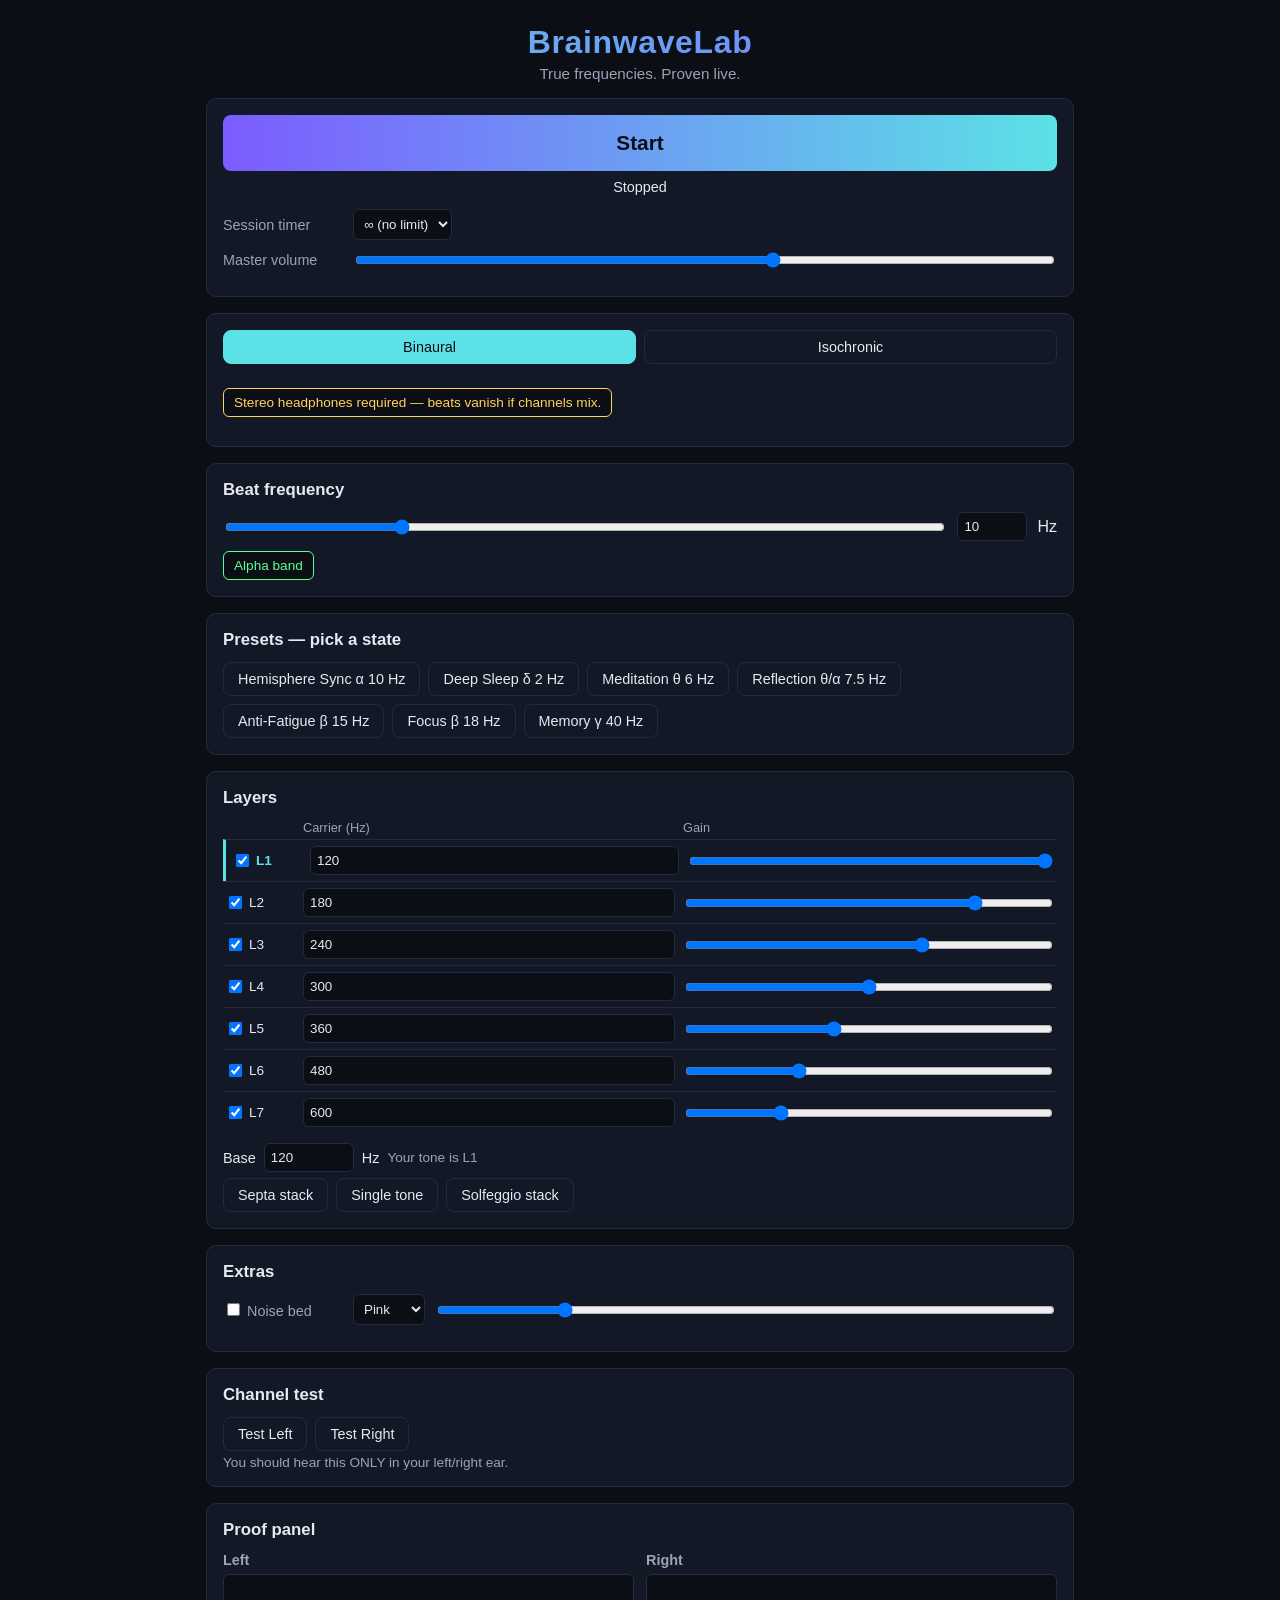
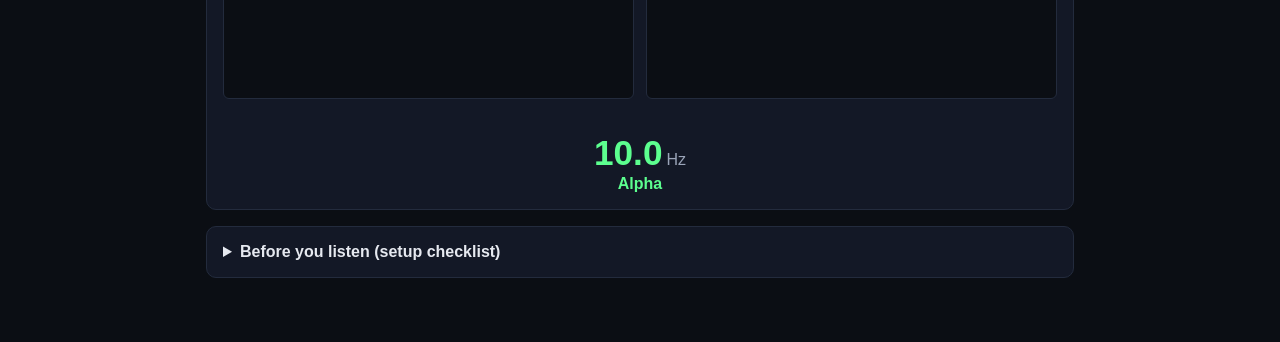
<file: index.html>
<!-- Added by claude-code on 10thAug2026 at 12:33pm GMT+3. purpose: BrainwaveLab V1 single-page UI per SPEC.md -->
<!DOCTYPE html>
<html lang="en">
<head>
  <meta charset="UTF-8">
  <meta name="viewport" content="width=device-width, initial-scale=1, viewport-fit=cover">
  <title>BrainwaveLab</title>
  <meta name="theme-color" content="#0b0e14">
  <link rel="manifest" href="manifest.webmanifest">
  <link rel="icon" href="icon.svg" type="image/svg+xml">
  <link rel="stylesheet" href="styles.css">
</head>
<body>
  <header class="site-header">
    <h1>BrainwaveLab</h1>
    <p class="tagline">True frequencies. Proven live.</p>
  </header>

  <main>
    <!-- Transport -->
    <section class="panel" id="transportPanel">
      <button id="startStopBtn" class="big-btn">Start</button>
      <div id="nowPlaying" class="now-playing">Stopped</div>
      <div class="row">
        <label for="timerSelect">Session timer</label>
        <select id="timerSelect">
          <option value="0">&infin; (no limit)</option>
          <option value="15">15 min</option>
          <option value="30">30 min</option>
          <option value="60">60 min</option>
        </select>
      </div>
      <div class="row">
        <label for="masterVolume">Master volume</label>
        <input type="range" id="masterVolume" min="0" max="1" step="0.01" value="0.6">
      </div>
    </section>

    <!-- Mode toggle -->
    <section class="panel" id="modePanel">
      <div class="segmented" id="modeToggle">
        <button id="modeBinauralBtn" class="seg-btn active" data-mode="binaural">Binaural</button>
        <button id="modeIsochronicBtn" class="seg-btn" data-mode="isochronic">Isochronic</button>
      </div>
      <p id="modeBadge" class="badge badge-warn">Stereo headphones required &mdash; beats vanish if channels mix.</p>
    </section>

    <!-- Beat control -->
    <section class="panel" id="beatPanel">
      <h2>Beat frequency</h2>
      <div class="row">
        <input type="range" id="beatSlider" min="0.5" max="40" step="0.1" value="10">
        <input type="number" id="beatNumber" min="0.5" max="40" step="0.1" value="10">
        <span>Hz</span>
      </div>
      <span id="bandBadge" class="badge"></span>
    </section>

    <!-- Presets -->
    <section class="panel" id="presetsPanel">
      <h2>Presets — pick a state</h2>
      <div class="presets-row">
        <button class="preset-btn" data-beat="10" title="10 Hz alpha binaural: the one setting with EEG evidence of increased left-right hemisphere coherence (Sol&#224;-type studies). Use headphones, binaural mode.">Hemisphere Sync &alpha; 10 Hz</button>
        <button class="preset-btn" data-beat="2" title="2 Hz delta: the dominant rhythm of deep (slow-wave) sleep. Use at low volume while falling asleep.">Deep Sleep &delta; 2 Hz</button>
        <button class="preset-btn" data-beat="6" title="6 Hz theta: associated with deep meditation, drowsiness and hypnagogic imagery.">Meditation &theta; 6 Hz</button>
        <button class="preset-btn" data-beat="7.5" title="7.5 Hz theta-alpha border: between frontal-midline theta (introspective meditation) and alpha (internally-directed attention). Conventional mapping for reflective states, not a directly proven outcome.">Reflection &theta;/&alpha; 7.5 Hz</button>
        <button class="preset-btn" data-beat="15" title="15 Hz low-beta: an EEG study found 15 Hz beats helped sustain working memory under mental fatigue.">Anti-Fatigue &beta; 15 Hz</button>
        <button class="preset-btn" data-beat="18" title="18 Hz beta: alert, engaged concentration for active work.">Focus &beta; 18 Hz</button>
        <button class="preset-btn" data-beat="40" title="40 Hz gamma: the frequency used in memory/alertness research (e.g. MIT's 40 Hz sensory stimulation work).">Memory &gamma; 40 Hz</button>
      </div>
    </section>

    <!-- Layers -->
    <section class="panel" id="layersPanel">
      <h2>Layers</h2>
      <div class="layers-header">
        <span></span><span>Carrier (Hz)</span><span>Gain</span>
      </div>
      <div id="layersList">
        <!-- 7 rows, index 0-6, wired by app.js -->
        <div class="layer-row" data-index="0">
          <label><input type="checkbox" id="layerEnable0"> L1</label>
          <input type="number" id="layerCarrier0" min="50" max="1000" step="0.1">
          <input type="range" id="layerGain0" min="0" max="1" step="0.01">
        </div>
        <div class="layer-row" data-index="1">
          <label><input type="checkbox" id="layerEnable1"> L2</label>
          <input type="number" id="layerCarrier1" min="50" max="1000" step="0.1">
          <input type="range" id="layerGain1" min="0" max="1" step="0.01">
        </div>
        <div class="layer-row" data-index="2">
          <label><input type="checkbox" id="layerEnable2"> L3</label>
          <input type="number" id="layerCarrier2" min="50" max="1000" step="0.1">
          <input type="range" id="layerGain2" min="0" max="1" step="0.01">
        </div>
        <div class="layer-row" data-index="3">
          <label><input type="checkbox" id="layerEnable3"> L4</label>
          <input type="number" id="layerCarrier3" min="50" max="1000" step="0.1">
          <input type="range" id="layerGain3" min="0" max="1" step="0.01">
        </div>
        <div class="layer-row" data-index="4">
          <label><input type="checkbox" id="layerEnable4"> L5</label>
          <input type="number" id="layerCarrier4" min="50" max="1000" step="0.1">
          <input type="range" id="layerGain4" min="0" max="1" step="0.01">
        </div>
        <div class="layer-row" data-index="5">
          <label><input type="checkbox" id="layerEnable5"> L6</label>
          <input type="number" id="layerCarrier5" min="50" max="1000" step="0.1">
          <input type="range" id="layerGain5" min="0" max="1" step="0.01">
        </div>
        <div class="layer-row" data-index="6">
          <label><input type="checkbox" id="layerEnable6"> L7</label>
          <input type="number" id="layerCarrier6" min="50" max="1000" step="0.1">
          <input type="range" id="layerGain6" min="0" max="1" step="0.01">
        </div>
      </div>
      <!-- Updated by Claude Sonnet (brief by Claude Fable 5) on 16Aug2026 at 1:22pm EAT. purpose:
           Base Hz field — the tone the user wants to hear; the stack retunes so its nearest layer
           lands exactly on it (ratios preserved, that layer highlighted and made loudest). -->
      <div class="base-row">
        <label for="baseHz">Base</label>
        <input type="number" id="baseHz" min="50" max="1000" step="0.1" title="The tone you want to hear (e.g. 417, 528). The stack is retuned so its nearest layer sits exactly on this tone; the other layers keep their proportions. Any value 50–1000 Hz.">
        <span>Hz</span>
        <span id="baseHzHint" class="hint"></span>
      </div>
      <div class="presets-row">
        <button id="septaStackBtn">Septa stack</button>
        <button id="singleToneBtn">Single tone</button>
        <button id="solfeggioBtn" title="The seven classic solfeggio pitches (396-963 Hz) as carriers. Folklore frequencies, honestly labeled - but here each pitch is measured live on the FFT instead of taken on faith.">Solfeggio stack</button>
      </div>
    </section>

    <!-- Extras -->
    <section class="panel" id="extrasPanel">
      <h2>Extras</h2>
      <div class="row">
        <label><input type="checkbox" id="noiseEnable"> Noise bed</label>
        <select id="noiseType" title="Pink: balanced hiss, gentle. Brown: deep rumble — the TikTok-famous 'brain went quiet' sound, popular for ADHD focus.">
          <option value="pink">Pink</option>
          <option value="brown">Brown</option>
        </select>
        <input type="range" id="noiseLevel" min="0" max="1" step="0.01" value="0.2">
      </div>
    </section>

    <!-- Channel test -->
    <section class="panel" id="testPanel">
      <h2>Channel test</h2>
      <div class="presets-row">
        <button id="testLeftBtn">Test Left</button>
        <button id="testRightBtn">Test Right</button>
      </div>
      <p class="hint">You should hear this ONLY in your left/right ear.</p>
    </section>

    <!-- Proof panel -->
    <section class="panel" id="proofPanel">
      <h2>Proof panel</h2>
      <p id="sampleRateDisplay" class="hint"></p>
      <div class="spectra-row">
        <div class="spectrum-col">
          <h3>Left</h3>
          <canvas id="spectrumCanvasL" width="600" height="180"></canvas>
        </div>
        <div class="spectrum-col">
          <h3>Right</h3>
          <canvas id="spectrumCanvasR" width="600" height="180"></canvas>
        </div>
      </div>
      <div class="table-wrap">
        <table id="measurementTable">
          <thead id="measurementTableHead"></thead>
          <tbody id="measurementTableBody"></tbody>
        </table>
      </div>
      <div id="beatReadout" class="beat-readout">
        <span id="beatReadoutValue">10.0</span><span class="unit">Hz</span>
        <span id="beatReadoutBand" class="band-name"></span>
      </div>
    </section>

    <!-- Setup checklist -->
    <details class="panel" id="checklistPanel">
      <summary>Before you listen (setup checklist)</summary>
      <ul>
        <li>Use wired stereo headphones for binaural mode (Bluetooth codecs and speakers can mix channels).</li>
        <li>Windows: Settings &rarr; Sound &rarr; device Properties &rarr; disable "Audio enhancements"; set Spatial sound to Off. These mix left/right and destroy binaural beats.</li>
        <li>Keep volume comfortable-low; entrainment does not need loudness.</li>
        <li>Not for use while driving; stop if you feel discomfort. Not a medical device.</li>
      </ul>
    </details>
  </main>

  <script src="app.js"></script>
</body>
</html>
</file>
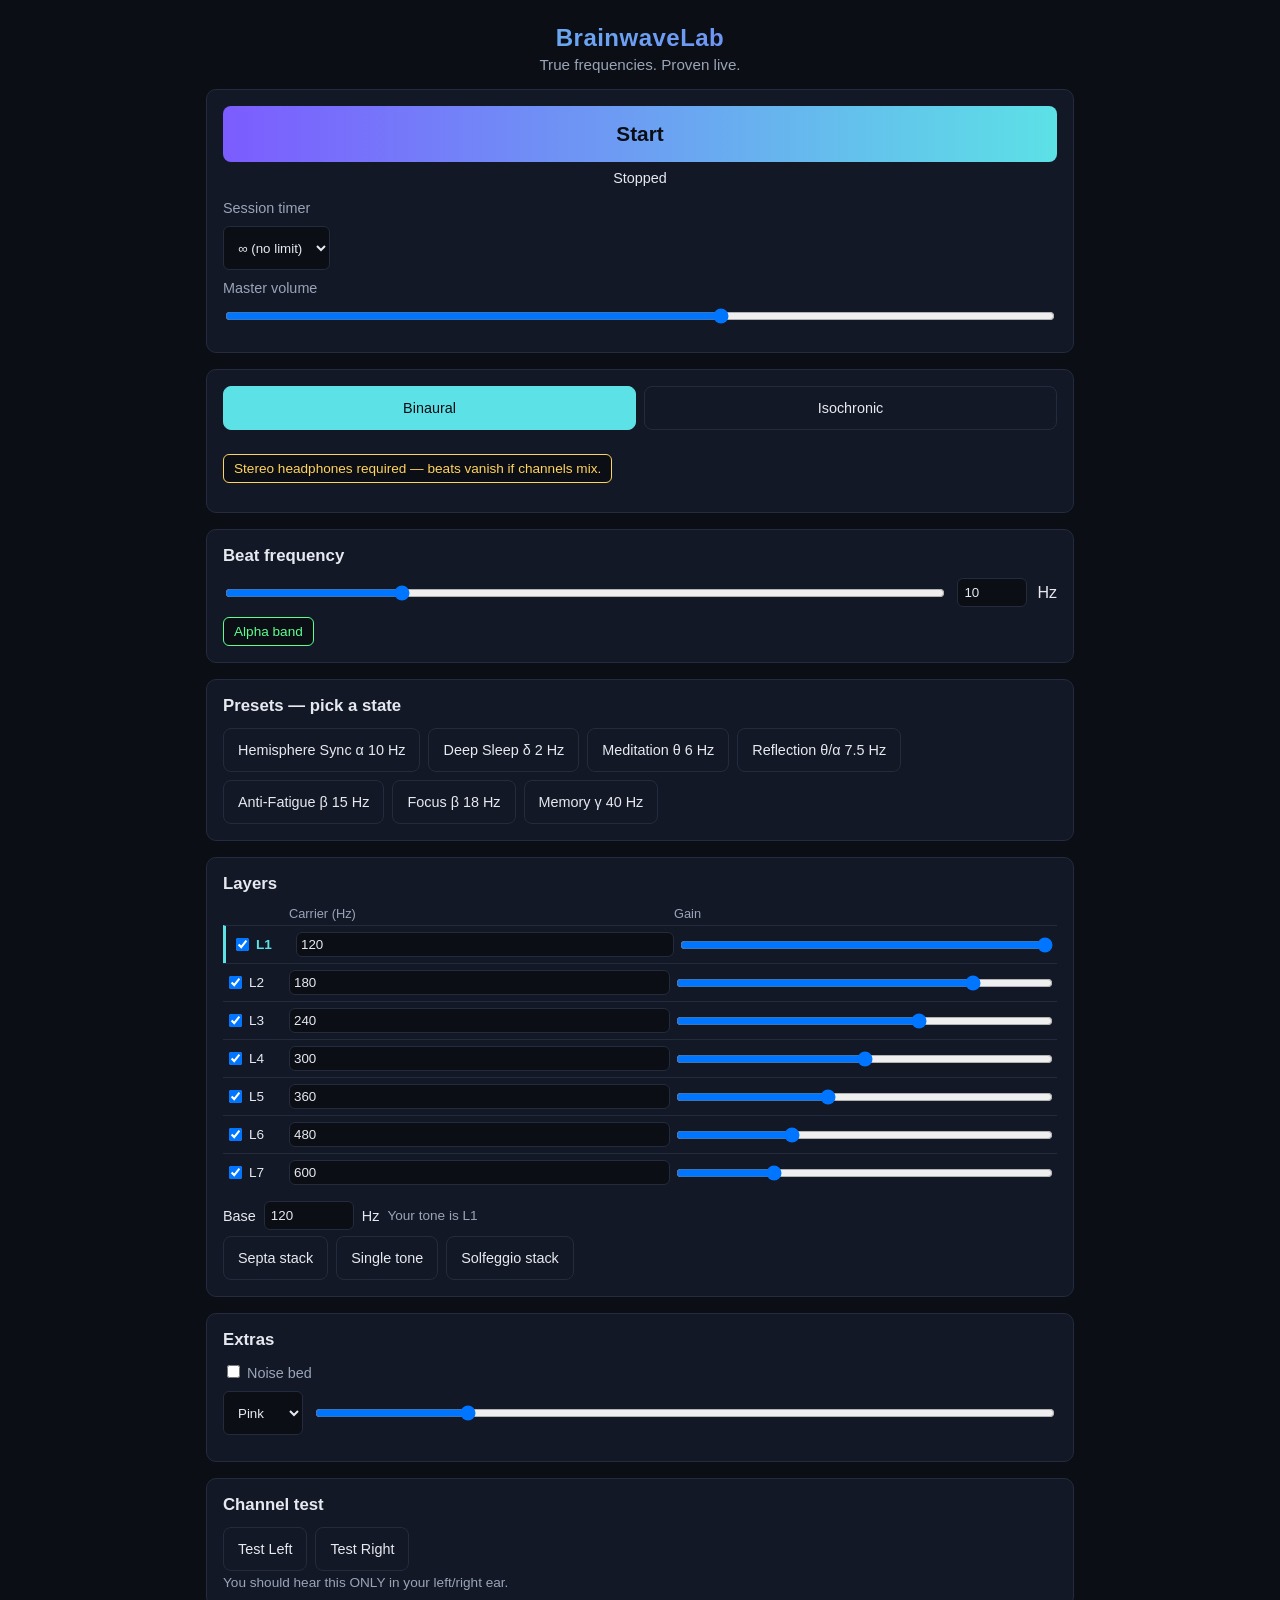
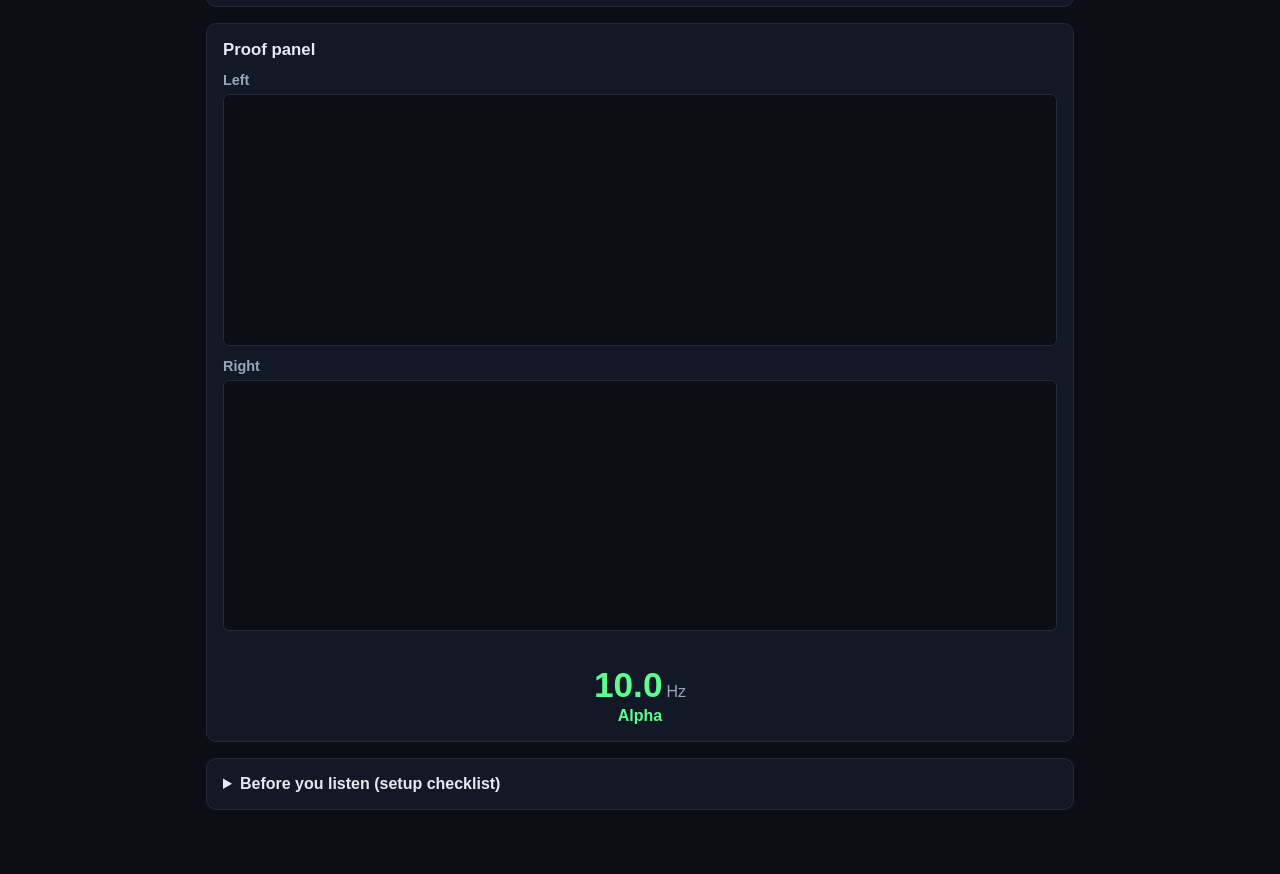
<file: mobile/index.html>
<!-- Added by claude-code on 10thAug2026 at 01:32pm GMT+3. purpose: single-file mobile port of
     BrainwaveLab (merges index.html/styles.css/app.js/synth-processor.js) for local testing at
     http://localhost:8763/mobile/ and as the source for artifact.html (claude.ai artifact
     publication). No service worker, no manifest — those are PWA machinery this build drops. -->
<!DOCTYPE html>
<html lang="en">
<head>
<meta charset="UTF-8">
<meta name="viewport" content="width=device-width, initial-scale=1, viewport-fit=cover">
<meta name="theme-color" content="#0b0e14">
<title>BrainwaveLab</title>
<style>
/* Added by claude-code on 10thAug2026 at 01:32pm GMT+3. purpose: mobile-first dark theme for the
   single-file BrainwaveLab port — same tokens/colors as desktop styles.css, but single column,
   >=44px touch targets, and vertically-stacked proof-panel spectra baked into the base rules
   (no desktop breakpoint needed since this build is mobile-only). */

* {
  box-sizing: border-box;
}

:root {
  --bg: #0b0e14;
  --panel-bg: #131826;
  --border: #232b3d;
  --text: #e6e9f0;
  --text-dim: #9aa4b8;
  --accent: #5ce1e6;
  --accent-2: #7c5cff;
  --warn: #ffd35c;
  --danger: #ff5c5c;
  --ok: #5cff8f;
}

html, body {
  margin: 0;
  padding: 0;
  width: 100%;
  overflow-x: hidden;
  background: var(--bg);
  color: var(--text);
  font-family: -apple-system, BlinkMacSystemFont, "Segoe UI", Roboto, Helvetica, Arial, sans-serif;
}

.site-header {
  text-align: center;
  padding: 24px 16px 8px;
}

.site-header h1 {
  margin: 0;
  font-size: 1.5rem;
  letter-spacing: 0.02em;
  background: linear-gradient(90deg, var(--accent), var(--accent-2));
  -webkit-background-clip: text;
  background-clip: text;
  color: transparent;
}

.tagline {
  margin: 4px 0 0;
  color: var(--text-dim);
  font-size: 0.95rem;
}

main {
  max-width: 900px;
  margin: 0 auto;
  padding: 8px 16px 48px;
}

.panel {
  background: var(--panel-bg);
  border: 1px solid var(--border);
  border-radius: 10px;
  padding: 16px;
  margin-bottom: 16px;
}

.panel h2 {
  margin: 0 0 12px;
  font-size: 1.05rem;
  color: var(--text);
}

.panel h3 {
  margin: 0 0 6px;
  font-size: 0.9rem;
  color: var(--text-dim);
}

.row {
  display: flex;
  align-items: center;
  gap: 10px;
  flex-wrap: wrap;
  margin-bottom: 10px;
}

.row label {
  min-width: 0;
  width: 100%;
  color: var(--text-dim);
  font-size: 0.9rem;
}

input[type="range"] {
  flex: 1;
  min-width: 120px;
}

input[type="number"] {
  width: 70px;
  min-width: 0;
  background: var(--bg);
  color: var(--text);
  border: 1px solid var(--border);
  border-radius: 6px;
  padding: 6px;
}

select {
  background: var(--bg);
  color: var(--text);
  border: 1px solid var(--border);
  border-radius: 6px;
  padding: 8px 10px;
  min-height: 44px;
}

button {
  background: var(--panel-bg);
  color: var(--text);
  border: 1px solid var(--border);
  border-radius: 8px;
  padding: 10px 14px;
  font-size: 0.9rem;
  cursor: pointer;
  min-height: 44px;
  display: inline-flex;
  align-items: center;
  justify-content: center;
}

button:hover {
  border-color: var(--accent);
}

.big-btn {
  display: block;
  width: 100%;
  font-size: 1.3rem;
  font-weight: 600;
  padding: 16px;
  margin-bottom: 14px;
  background: linear-gradient(90deg, var(--accent-2), var(--accent));
  color: #0b0e14;
  border: none;
}

.big-btn.running {
  background: linear-gradient(90deg, var(--danger), var(--warn));
}

.now-playing {
  text-align: center;
  font-size: 0.9rem;
  color: var(--text);
  margin: -6px 0 14px;
}

.now-playing.idle {
  color: var(--text-dim);
}

.segmented {
  display: flex;
  gap: 8px;
  margin-bottom: 10px;
}

.seg-btn {
  flex: 1;
}

.seg-btn.active {
  background: var(--accent);
  color: #0b0e14;
  border-color: var(--accent);
}

.badge {
  display: inline-block;
  padding: 6px 10px;
  border-radius: 6px;
  font-size: 0.85rem;
  background: var(--bg);
  border: 1px solid var(--border);
}

.badge-warn {
  color: var(--warn);
  border-color: var(--warn);
}

.presets-row {
  display: flex;
  flex-wrap: wrap;
  gap: 8px;
}

.layers-header {
  display: grid;
  grid-template-columns: 60px 1fr 1fr;
  gap: 4px;
  color: var(--text-dim);
  font-size: 0.8rem;
  padding: 0 2px 4px;
}

.layer-row {
  display: grid;
  grid-template-columns: 60px 1fr 1fr;
  gap: 4px;
  align-items: center;
  padding: 6px 2px;
  border-top: 1px solid var(--border);
}

.layer-row label {
  display: flex;
  align-items: center;
  gap: 4px;
  font-size: 0.85rem;
  white-space: nowrap;
}

.layer-row input[type="number"] {
  width: 100%;
  padding: 4px;
}

/* Added by Claude Sonnet (brief by Claude Fable 5) on 16Aug2026 at 1:22pm EAT. purpose: highlight
   the anchor row — the layer retuned to play the Base Hz tone exactly. */
.layer-row.anchor { border-left: 3px solid var(--accent); padding-left: 6px; }
.layer-row.anchor label { color: var(--accent); font-weight: 600; }

/* Added by Claude Sonnet (brief by Claude Fable 5) on 16Aug2026 at 1:05pm EAT. purpose: Base Hz
   field styling — sits above the stack preset buttons in the Layers panel. */
.base-row { display: flex; align-items: center; gap: 8px; flex-wrap: wrap; margin: 10px 0 6px; font-size: 0.9rem; }
.base-row input[type="number"] { width: 90px; }
.base-row .hint { margin: 0; }

.hint {
  color: var(--text-dim);
  font-size: 0.85rem;
  margin: 4px 0 0;
}

.spectra-row {
  display: flex;
  flex-direction: column;
  gap: 12px;
  margin-bottom: 12px;
}

.spectrum-col {
  width: 100%;
}

canvas {
  width: 100%;
  height: auto;
  background: var(--bg);
  border: 1px solid var(--border);
  border-radius: 6px;
  display: block;
}

.table-wrap {
  overflow-x: auto;
  margin-bottom: 12px;
}

table {
  border-collapse: collapse;
  width: 100%;
  min-width: 480px;
  font-size: 0.85rem;
}

th, td {
  text-align: left;
  padding: 6px 8px;
  border-bottom: 1px solid var(--border);
  white-space: nowrap;
}

.ok-mark {
  color: var(--ok);
}

.no-mark {
  color: var(--text-dim);
}

.beat-readout {
  text-align: center;
  padding: 10px 0 0;
}

#beatReadoutValue {
  font-size: 2.2rem;
  font-weight: 700;
}

.unit {
  font-size: 1rem;
  color: var(--text-dim);
  margin-left: 4px;
}

.band-name {
  display: block;
  font-size: 1rem;
  margin-top: 2px;
  font-weight: 600;
}

details.panel summary {
  cursor: pointer;
  font-weight: 600;
}

details.panel ul {
  margin: 10px 0 0;
  padding-left: 20px;
  color: var(--text-dim);
  font-size: 0.9rem;
}
</style>
</head>
<body>
<header class="site-header">
  <h1>BrainwaveLab</h1>
  <p class="tagline">True frequencies. Proven live.</p>
</header>

<main>
  <!-- Transport -->
  <section class="panel" id="transportPanel">
    <button id="startStopBtn" class="big-btn">Start</button>
    <div id="nowPlaying" class="now-playing">Stopped</div>
    <div class="row">
      <label for="timerSelect">Session timer</label>
      <select id="timerSelect">
        <option value="0">&infin; (no limit)</option>
        <option value="15">15 min</option>
        <option value="30">30 min</option>
        <option value="60">60 min</option>
      </select>
    </div>
    <div class="row">
      <label for="masterVolume">Master volume</label>
      <input type="range" id="masterVolume" min="0" max="1" step="0.01" value="0.6">
    </div>
  </section>

  <!-- Mode toggle -->
  <section class="panel" id="modePanel">
    <div class="segmented" id="modeToggle">
      <button id="modeBinauralBtn" class="seg-btn active" data-mode="binaural">Binaural</button>
      <button id="modeIsochronicBtn" class="seg-btn" data-mode="isochronic">Isochronic</button>
    </div>
    <p id="modeBadge" class="badge badge-warn">Stereo headphones required &mdash; beats vanish if channels mix.</p>
  </section>

  <!-- Beat control -->
  <section class="panel" id="beatPanel">
    <h2>Beat frequency</h2>
    <div class="row">
      <input type="range" id="beatSlider" min="0.5" max="40" step="0.1" value="10">
      <input type="number" id="beatNumber" min="0.5" max="40" step="0.1" value="10">
      <span>Hz</span>
    </div>
    <span id="bandBadge" class="badge"></span>
  </section>

  <!-- Presets -->
  <section class="panel" id="presetsPanel">
    <h2>Presets — pick a state</h2>
    <div class="presets-row">
      <button class="preset-btn" data-beat="10" title="10 Hz alpha binaural: the one setting with EEG evidence of increased left-right hemisphere coherence (Sol&#224;-type studies). Use headphones, binaural mode.">Hemisphere Sync &alpha; 10 Hz</button>
      <button class="preset-btn" data-beat="2" title="2 Hz delta: the dominant rhythm of deep (slow-wave) sleep. Use at low volume while falling asleep.">Deep Sleep &delta; 2 Hz</button>
      <button class="preset-btn" data-beat="6" title="6 Hz theta: associated with deep meditation, drowsiness and hypnagogic imagery.">Meditation &theta; 6 Hz</button>
      <button class="preset-btn" data-beat="7.5" title="7.5 Hz theta-alpha border: between frontal-midline theta (introspective meditation) and alpha (internally-directed attention). Conventional mapping for reflective states, not a directly proven outcome.">Reflection &theta;/&alpha; 7.5 Hz</button>
      <button class="preset-btn" data-beat="15" title="15 Hz low-beta: an EEG study found 15 Hz beats helped sustain working memory under mental fatigue.">Anti-Fatigue &beta; 15 Hz</button>
      <button class="preset-btn" data-beat="18" title="18 Hz beta: alert, engaged concentration for active work.">Focus &beta; 18 Hz</button>
      <button class="preset-btn" data-beat="40" title="40 Hz gamma: the frequency used in memory/alertness research (e.g. MIT's 40 Hz sensory stimulation work).">Memory &gamma; 40 Hz</button>
    </div>
  </section>

  <!-- Layers -->
  <section class="panel" id="layersPanel">
    <h2>Layers</h2>
    <div class="layers-header">
      <span></span><span>Carrier (Hz)</span><span>Gain</span>
    </div>
    <div id="layersList">
      <!-- 7 rows, index 0-6, wired by the inline script -->
      <div class="layer-row" data-index="0">
        <label><input type="checkbox" id="layerEnable0"> L1</label>
        <input type="number" id="layerCarrier0" min="50" max="1000" step="0.1">
        <input type="range" id="layerGain0" min="0" max="1" step="0.01">
      </div>
      <div class="layer-row" data-index="1">
        <label><input type="checkbox" id="layerEnable1"> L2</label>
        <input type="number" id="layerCarrier1" min="50" max="1000" step="0.1">
        <input type="range" id="layerGain1" min="0" max="1" step="0.01">
      </div>
      <div class="layer-row" data-index="2">
        <label><input type="checkbox" id="layerEnable2"> L3</label>
        <input type="number" id="layerCarrier2" min="50" max="1000" step="0.1">
        <input type="range" id="layerGain2" min="0" max="1" step="0.01">
      </div>
      <div class="layer-row" data-index="3">
        <label><input type="checkbox" id="layerEnable3"> L4</label>
        <input type="number" id="layerCarrier3" min="50" max="1000" step="0.1">
        <input type="range" id="layerGain3" min="0" max="1" step="0.01">
      </div>
      <div class="layer-row" data-index="4">
        <label><input type="checkbox" id="layerEnable4"> L5</label>
        <input type="number" id="layerCarrier4" min="50" max="1000" step="0.1">
        <input type="range" id="layerGain4" min="0" max="1" step="0.01">
      </div>
      <div class="layer-row" data-index="5">
        <label><input type="checkbox" id="layerEnable5"> L6</label>
        <input type="number" id="layerCarrier5" min="50" max="1000" step="0.1">
        <input type="range" id="layerGain5" min="0" max="1" step="0.01">
      </div>
      <div class="layer-row" data-index="6">
        <label><input type="checkbox" id="layerEnable6"> L7</label>
        <input type="number" id="layerCarrier6" min="50" max="1000" step="0.1">
        <input type="range" id="layerGain6" min="0" max="1" step="0.01">
      </div>
    </div>
    <!-- Updated by Claude Sonnet (brief by Claude Fable 5) on 16Aug2026 at 1:22pm EAT. purpose:
         Base Hz field — the tone the user wants to hear; the stack retunes so its nearest layer
         lands exactly on it (ratios preserved, that layer highlighted and made loudest). -->
    <div class="base-row">
      <label for="baseHz">Base</label>
      <input type="number" id="baseHz" min="50" max="1000" step="0.1" title="The tone you want to hear (e.g. 417, 528). The stack is retuned so its nearest layer sits exactly on this tone; the other layers keep their proportions. Any value 50–1000 Hz.">
      <span>Hz</span>
      <span id="baseHzHint" class="hint"></span>
    </div>
    <div class="presets-row">
      <button id="septaStackBtn">Septa stack</button>
      <button id="singleToneBtn">Single tone</button>
      <button id="solfeggioBtn" title="The seven classic solfeggio pitches (396-963 Hz) as carriers. Folklore frequencies, honestly labeled - but here each pitch is measured live on the FFT instead of taken on faith.">Solfeggio stack</button>
    </div>
  </section>

  <!-- Extras -->
  <section class="panel" id="extrasPanel">
    <h2>Extras</h2>
    <div class="row">
      <label><input type="checkbox" id="noiseEnable"> Noise bed</label>
      <select id="noiseType" title="Pink: balanced hiss, gentle. Brown: deep rumble — the TikTok-famous 'brain went quiet' sound, popular for ADHD focus.">
        <option value="pink">Pink</option>
        <option value="brown">Brown</option>
      </select>
      <input type="range" id="noiseLevel" min="0" max="1" step="0.01" value="0.2">
    </div>
  </section>

  <!-- Channel test -->
  <section class="panel" id="testPanel">
    <h2>Channel test</h2>
    <div class="presets-row">
      <button id="testLeftBtn">Test Left</button>
      <button id="testRightBtn">Test Right</button>
    </div>
    <p class="hint">You should hear this ONLY in your left/right ear.</p>
  </section>

  <!-- Proof panel -->
  <section class="panel" id="proofPanel">
    <h2>Proof panel</h2>
    <p id="sampleRateDisplay" class="hint"></p>
    <div class="spectra-row">
      <div class="spectrum-col">
        <h3>Left</h3>
        <canvas id="spectrumCanvasL" width="600" height="180"></canvas>
      </div>
      <div class="spectrum-col">
        <h3>Right</h3>
        <canvas id="spectrumCanvasR" width="600" height="180"></canvas>
      </div>
    </div>
    <div class="table-wrap">
      <table id="measurementTable">
        <thead id="measurementTableHead"></thead>
        <tbody id="measurementTableBody"></tbody>
      </table>
    </div>
    <div id="beatReadout" class="beat-readout">
      <span id="beatReadoutValue">10.0</span><span class="unit">Hz</span>
      <span id="beatReadoutBand" class="band-name"></span>
    </div>
  </section>

  <!-- Setup checklist -->
  <details class="panel" id="checklistPanel">
    <summary>Before you listen (setup checklist)</summary>
    <ul>
      <li>Use wired headphones or Bluetooth earbuds for binaural mode &mdash; you need real left/right separation between your ears.</li>
      <li>If your phone or earbuds have a spatial-audio or sound-enhancement/EQ feature, turn it off &mdash; these can mix left and right and destroy binaural beats.</li>
      <li>Isochronic mode works fine on the phone's built-in speaker &mdash; no headphones needed.</li>
      <li>Keep volume comfortable-low; entrainment does not need loudness.</li>
      <li>Not for use while driving; stop if you feel discomfort. Not a medical device.</li>
    </ul>
  </details>
</main>

<audio id="mediaOut" playsinline></audio>

<script>
(function () {
  'use strict';

  /*Added by claude-code on 10thAug2026 at 01:32pm GMT+3. purpose: inline the AudioWorkletProcessor
    source (normally the separate synth-processor.js file) so it can be loaded from a blob: URL —
    the claude.ai artifact CSP blocks fetching separate script files, so the worklet module has to
    be embedded in this page instead. Content below is byte-identical to synth-processor.js. */
  const WORKLET_SOURCE = `
/* Added by claude-code on 10thAug2026 at 12:33pm GMT+3. purpose: AudioWorkletProcessor implementing
   BrainwaveLab V1 real-time synthesis (binaural/isochronic layers + pink noise) per SPEC.md. */

const MAX_LAYERS = 8;
const TWO_PI = 2 * Math.PI;
const GAIN_SMOOTH_COEF = 0.001; // one-pole smoother, ~20ms time constant at typical sample rates

class BrainwaveSynthProcessor extends AudioWorkletProcessor {
  static get parameterDescriptors() {
    return [];
  }

  constructor() {
    super();

    // --- state set via port.postMessage({type, payload}) ---
    this.mode = 'binaural';   // 'binaural' | 'isochronic'
    this.beat = 10;           // Hz
    this.layers = [];         // [{carrier, gain, enabled}, ...] up to MAX_LAYERS, fixed slots
    this.test = null;         // null | 'left' | 'right'

    // --- gain targets + one-pole smoothed values (click-free level changes) ---
    this.masterGainTarget = 0;
    this.masterGainSmoothed = 0;
    this.noiseGainTarget = 0;
    this.noiseGainSmoothed = 0;
    this.layerGainSmoothed = new Array(MAX_LAYERS).fill(0);

    // --- double-precision phase accumulators, two per layer (never reset to 0) ---
    // Initial phases are randomized: the default carriers are harmonically related
    // (all multiples of 60 Hz), so identical start phases re-align constructively
    // and the summed peak reaches the coherent bound (~1.47x), clipping at high
    // master volume. Random phases decorrelate the peaks. Frequency is unaffected.
    this.phaseL = new Array(MAX_LAYERS);
    this.phaseR = new Array(MAX_LAYERS);
    for (let i = 0; i < MAX_LAYERS; i++) {
      this.phaseL[i] = Math.random() * TWO_PI;
      this.phaseR[i] = Math.random() * TWO_PI;
    }

    // --- shared isochronic gate accumulator, phase in [0,1) ---
    this.gatePhase = 0;

    // --- channel-separation test tone (440 Hz), independent accumulator; per-channel
    //     crossfade mixes so start/stop/side-switch are all click-free ---
    this.testPhase = 0;
    this.testMixL = 0;
    this.testMixR = 0;

    // --- noise bed: 'pink' | 'brown' ---
    this.noiseType = 'pink';
    // brown noise state: leaky integrator of white noise (-6 dB/octave)
    this.brown = 0;

    // --- pink noise filter state (Paul Kellet's refined method) ---
    this.pb0 = 0;
    this.pb1 = 0;
    this.pb2 = 0;
    this.pb3 = 0;
    this.pb4 = 0;
    this.pb5 = 0;
    this.pb6 = 0;

    // --- generic linear fade envelope (0..1), drives start fade-in / stop / timer fade-out ---
    this.fadeMultiplier = 0;
    this.fadeTarget = 0;
    this.fadeStep = 0;

    this.port.onmessage = (event) => this._handleMessage(event.data);
  }

  _handleMessage(msg) {
    const type = msg.type;
    const payload = msg.payload;
    switch (type) {
      case 'mode':
        this.mode = payload;
        break;
      case 'beat':
        this.beat = payload;
        break;
      case 'layers':
        this.layers = payload;
        break;
      case 'masterGain':
        this.masterGainTarget = payload;
        break;
      case 'noiseGain':
        this.noiseGainTarget = payload;
        break;
      case 'noiseType':
        this.noiseType = payload === 'brown' ? 'brown' : 'pink';
        break;
      case 'test':
        this.test = payload;
        break;
      case 'fade': {
        const seconds = Math.max(payload.seconds, 1 / sampleRate);
        this.fadeTarget = payload.to;
        this.fadeStep = (payload.to - this.fadeMultiplier) / (seconds * sampleRate);
        break;
      }
      default:
        break;
    }
  }

  process(inputs, outputs) {
    const output = outputs[0];
    const chL = output[0];
    const chR = output[1];
    const n = chL.length;

    const layers = this.layers;
    const numLayers = layers.length;

    // Normalization divisor is recomputed per block (enabled count changes only via messages).
    let enabledCount = 0;
    for (let i = 0; i < numLayers; i++) {
      if (layers[i].enabled) enabledCount++;
    }
    const norm = 1 / Math.max(1, Math.sqrt(enabledCount));

    for (let s = 0; s < n; s++) {
      // one-pole smoothers for master/noise gain
      this.masterGainSmoothed += (this.masterGainTarget - this.masterGainSmoothed) * GAIN_SMOOTH_COEF;
      this.noiseGainSmoothed += (this.noiseGainTarget - this.noiseGainSmoothed) * GAIN_SMOOTH_COEF;

      // linear start/stop/timer fade envelope
      if (this.fadeMultiplier !== this.fadeTarget) {
        this.fadeMultiplier += this.fadeStep;
        if ((this.fadeStep > 0 && this.fadeMultiplier > this.fadeTarget) ||
            (this.fadeStep < 0 && this.fadeMultiplier < this.fadeTarget)) {
          this.fadeMultiplier = this.fadeTarget;
        }
      }

      let outL;
      let outR;

      {
        // shared isochronic gate (raised-cosine), gatePhase advances at beat Hz regardless of mode
        this.gatePhase += this.beat / sampleRate;
        if (this.gatePhase >= 1) this.gatePhase -= 1;

        let gate = 1;
        if (this.mode === 'isochronic') {
          const p = this.gatePhase;
          if (p < 0.1) {
            gate = 0.5 * (1 - Math.cos(Math.PI * p / 0.1));
          } else if (p < 0.4) {
            gate = 1;
          } else if (p < 0.5) {
            gate = 0.5 * (1 + Math.cos(Math.PI * (p - 0.4) / 0.1));
          } else {
            gate = 0;
          }
        }

        let sumL = 0;
        let sumR = 0;
        for (let i = 0; i < numLayers; i++) {
          const layer = layers[i];
          const target = layer.enabled ? layer.gain : 0;
          this.layerGainSmoothed[i] += (target - this.layerGainSmoothed[i]) * GAIN_SMOOTH_COEF;
          const g = this.layerGainSmoothed[i];

          if (this.mode === 'binaural') {
            const incL = layer.carrier - this.beat / 2;
            const incR = layer.carrier + this.beat / 2;
            this.phaseL[i] += TWO_PI * incL / sampleRate;
            if (this.phaseL[i] > TWO_PI) this.phaseL[i] -= TWO_PI;
            this.phaseR[i] += TWO_PI * incR / sampleRate;
            if (this.phaseR[i] > TWO_PI) this.phaseR[i] -= TWO_PI;
            sumL += Math.sin(this.phaseL[i]) * g;
            sumR += Math.sin(this.phaseR[i]) * g;
          } else {
            // Isochronic: identical carrier tone on both channels (uses phaseL only, so L and
            // R are bit-for-bit identical); phaseR keeps advancing at the same rate so it stays
            // continuous if the mode is later switched back to binaural.
            const inc = layer.carrier;
            this.phaseL[i] += TWO_PI * inc / sampleRate;
            if (this.phaseL[i] > TWO_PI) this.phaseL[i] -= TWO_PI;
            this.phaseR[i] += TWO_PI * inc / sampleRate;
            if (this.phaseR[i] > TWO_PI) this.phaseR[i] -= TWO_PI;
            const raw = Math.sin(this.phaseL[i]) * g * gate;
            sumL += raw;
            sumR += raw;
          }
        }
        sumL *= norm;
        sumR *= norm;

        // Pink noise (Paul Kellet's refined filter), same value to both channels.
        const white = Math.random() * 2 - 1;
        this.pb0 = 0.99886 * this.pb0 + white * 0.0555179;
        this.pb1 = 0.99332 * this.pb1 + white * 0.0750759;
        this.pb2 = 0.96900 * this.pb2 + white * 0.1538520;
        this.pb3 = 0.86650 * this.pb3 + white * 0.3104856;
        this.pb4 = 0.55000 * this.pb4 + white * 0.5329522;
        this.pb5 = -0.7616 * this.pb5 - white * 0.0168980;
        let pink = this.pb0 + this.pb1 + this.pb2 + this.pb3 + this.pb4 + this.pb5 + this.pb6 + white * 0.5362;
        this.pb6 = white * 0.115926;
        pink *= 0.11;

        // Brown noise: leaky integration of white (-6 dB/oct, deep rumble). Both
        // generators always run (both are cheap, and keeping state warm makes
        // switching types click-free); the selector picks which one is heard.
        this.brown = (this.brown + 0.02 * white) / 1.02;
        const brown = this.brown * 3.5;

        const noise = (this.noiseType === 'brown' ? brown : pink) * this.noiseGainSmoothed * 0.3;

        outL = (sumL + noise) * this.masterGainSmoothed * this.fadeMultiplier;
        outR = (sumR + noise) * this.masterGainSmoothed * this.fadeMultiplier;
      }

      // Channel-separation test: crossfaded per channel so start, timeout, side-switch
      // and Stop are all click-free, and the tone respects master volume + fade envelope.
      // Off-channel suppression passes -120 dB within ~150 ms (acceptance bound: -80 dB).
      this.testMixL += ((this.test === 'left' ? 1 : 0) - this.testMixL) * 0.002;
      this.testMixR += ((this.test === 'right' ? 1 : 0) - this.testMixR) * 0.002;
      const testMix = Math.max(this.testMixL, this.testMixR);
      if (testMix > 1e-4) {
        this.testPhase += TWO_PI * 440 / sampleRate;
        if (this.testPhase > TWO_PI) this.testPhase -= TWO_PI;
        const tone = 0.5 * Math.sin(this.testPhase) * this.masterGainSmoothed * this.fadeMultiplier;
        outL = outL * (1 - testMix) + tone * this.testMixL;
        outR = outR * (1 - testMix) + tone * this.testMixR;
      }

      chL[s] = Math.min(1, Math.max(-1, outL));
      chR[s] = Math.min(1, Math.max(-1, outR));
    }

    return true;
  }
}

registerProcessor('brainwave-synth', BrainwaveSynthProcessor);
`;
  const workletUrl = URL.createObjectURL(new Blob([WORKLET_SOURCE], { type: 'application/javascript' }));

  const STORAGE_KEY = 'brainwavelab.settings.v1';
  const NUM_LAYER_ROWS = 7;
  // Added by Claude Sonnet (brief by Claude Fable 5) on 16Aug2026 at 1:22pm EAT. purpose: gains
  // assigned by setBaseHz(), indexed by rank-distance-from-the-anchor-tone (rank 0 = anchor itself).
  const ANCHOR_GAINS = [1.0, 0.7, 0.55, 0.45, 0.35, 0.3, 0.25];

  const SEPTA_STACK = [
    { carrier: 120, gain: 1.0, enabled: true },
    { carrier: 180, gain: 0.8, enabled: true },
    { carrier: 240, gain: 0.65, enabled: true },
    { carrier: 300, gain: 0.5, enabled: true },
    { carrier: 360, gain: 0.4, enabled: true },
    { carrier: 480, gain: 0.3, enabled: true },
    { carrier: 600, gain: 0.25, enabled: true }
  ];
  // Added by Claude Sonnet (brief by Claude Fable 5) on 16Aug2026 at 1:05pm EAT. purpose: fundamental
  // of the stack, used by the Base Hz field to scale carriers proportionally and to recognise this
  // stack (by ratio, not absolute carrier) after such a scale.
  SEPTA_STACK.nativeBase = 120;

  // ---- mutable app state (mirrors processor state + UI-only bits) ----
  const state = {
    mode: 'binaural',
    beat: 10,
    layers: SEPTA_STACK.map((l) => Object.assign({}, l)),
    // Updated by Claude Sonnet (brief by Claude Fable 5) on 16Aug2026 at 1:22pm EAT. purpose: Base Hz
    // is now the tone the user wants to hear (played exactly by anchorIndex's layer); anchorIndex is
    // the layer retuned to sit exactly on it.
    baseHz: 120,
    anchorIndex: 0,
    masterGain: 0.6,
    noiseEnabled: false,
    noiseType: 'pink',
    noiseLevel: 0.2,
    timerMinutes: 0
  };

  // ---- DOM refs ----
  const startStopBtn = document.getElementById('startStopBtn');
  const nowPlayingEl = document.getElementById('nowPlaying');
  const timerSelect = document.getElementById('timerSelect');
  const masterVolume = document.getElementById('masterVolume');

  const modeBinauralBtn = document.getElementById('modeBinauralBtn');
  const modeIsochronicBtn = document.getElementById('modeIsochronicBtn');
  const modeBadge = document.getElementById('modeBadge');

  const beatSlider = document.getElementById('beatSlider');
  const beatNumber = document.getElementById('beatNumber');
  const bandBadge = document.getElementById('bandBadge');

  const septaStackBtn = document.getElementById('septaStackBtn');
  const singleToneBtn = document.getElementById('singleToneBtn');
  const solfeggioBtn = document.getElementById('solfeggioBtn');

  // Added by Claude Sonnet (brief by Claude Fable 5) on 16Aug2026 at 1:05pm EAT. purpose: DOM refs
  // for the Base Hz field.
  const baseHzInput = document.getElementById('baseHz');
  const baseHzHint = document.getElementById('baseHzHint');

  const noiseEnable = document.getElementById('noiseEnable');
  const noiseTypeSel = document.getElementById('noiseType');
  const noiseLevel = document.getElementById('noiseLevel');

  const testLeftBtn = document.getElementById('testLeftBtn');
  const testRightBtn = document.getElementById('testRightBtn');

  const sampleRateDisplay = document.getElementById('sampleRateDisplay');
  const spectrumCanvasL = document.getElementById('spectrumCanvasL');
  const spectrumCanvasR = document.getElementById('spectrumCanvasR');
  const measurementTableHead = document.getElementById('measurementTableHead');
  const measurementTableBody = document.getElementById('measurementTableBody');
  const beatReadoutValue = document.getElementById('beatReadoutValue');
  const beatReadoutBand = document.getElementById('beatReadoutBand');
  // Added by claude-code on 10thAug2026 at 01:32pm GMT+3. purpose: hidden <audio> element that
  // carries playback through screen-lock (see ensureAudioGraph/handleStart/handleStop below).
  const mediaOut = document.getElementById('mediaOut');

  // ---- audio graph (created lazily on first Start click) ----
  let audioCtx = null;
  let synthNode = null;
  let analyserL = null;
  let analyserR = null;
  let dataL = null;
  let dataR = null;
  // Added by claude-code on 10thAug2026 at 01:32pm GMT+3. purpose: MediaStreamDestination that
  // feeds mediaOut instead of audioCtx.destination (screen-off playback).
  let msDest = null;

  let running = false;
  let starting = false; // re-entrancy guard: handleStart is async (addModule/resume)
  let rafHandle = null;
  let measureIntervalHandle = null;
  let sessionTimerHandle = null;
  let timerExpireHandle = null; // pending finishStop() scheduled by onTimerExpire
  let testTimeoutHandle = null;

  // Added by Claude Sonnet (brief by Claude Fable 5) on 16Aug2026 at 1:22pm EAT. purpose: how many
  // layers got clamped to 50/1000 Hz by the most recent setBaseHz() call, surfaced in the Base Hz
  // hint. Not persisted — it's a transient result of the last retune, not app state.
  let lastClampedCount = 0;
  // Added by claude-code on 10thAug2026 at 01:32pm GMT+3. purpose: dedupe guard so updateNowPlaying()
  // only rebuilds MediaMetadata when the summary text actually changed, not on every input event.
  let lastNowPlayingSummary = null;

  // ---------------------------------------------------------------------
  // Band helper
  // ---------------------------------------------------------------------
  function bandFor(beat) {
    if (beat < 4) return { name: 'Delta', color: '#7c5cff' };
    if (beat < 8) return { name: 'Theta', color: '#5ce1e6' };
    if (beat < 12) return { name: 'Alpha', color: '#5cff8f' };
    if (beat < 30) return { name: 'Beta', color: '#ffd35c' };
    return { name: 'Gamma', color: '#ff5c5c' };
  }

  // "Now playing" summary under the Start/Stop button: mode, beat + band,
  // which stack the layers match, and the noise bed if on.
  // Updated by Claude Sonnet (brief by Claude Fable 5) on 16Aug2026 at 1:22pm EAT. purpose: match
  // stacks by carrier ratio, each set normalised by its own lowest carrier (baseHz is no longer
  // necessarily one of the layers now that it's a retune target, so we can't key ratios off it) —
  // still recognises a stack after setBaseHz retunes it, and is labelled with the base it's at.
  function layerStackName() {
    const matches = function (def) {
      if (state.layers.length !== def.length) return false;
      const stateMin = Math.min.apply(null, state.layers.map(function (l) { return l.carrier; }));
      const defMin = Math.min.apply(null, def.map(function (l) { return l.carrier; }));
      return state.layers.every(function (l, i) {
        return l.enabled === def[i].enabled &&
          Math.abs((l.carrier / stateMin) - (def[i].carrier / defMin)) < 0.002;
      });
    };
    const nameFor = function (def, label) {
      if (!matches(def)) return null;
      return state.baseHz !== def.nativeBase
        ? label + ' @ ' + (+state.baseHz.toFixed(1)) + ' Hz'
        : label;
    };
    const septaName = nameFor(SEPTA_STACK, 'Septa stack');
    if (septaName) return septaName;
    if (typeof SOLFEGGIO_STACK !== 'undefined') {
      const solfeggioName = nameFor(SOLFEGGIO_STACK, 'Solfeggio stack');
      if (solfeggioName) return solfeggioName;
    }
    const enabled = state.layers.filter(function (l) { return l.enabled; });
    if (enabled.length === 1) return 'Single tone ' + enabled[0].carrier + ' Hz';
    return 'Custom (' + enabled.length + ' layers)';
  }

  function updateNowPlaying() {
    if (!running) {
      nowPlayingEl.textContent = 'Stopped';
      nowPlayingEl.classList.add('idle');
      // Added by claude-code on 10thAug2026 at 01:32pm GMT+3. purpose: mirror stopped state into
      // the Media Session metadata (lock-screen / notification), deduped against repeat calls.
      if ('mediaSession' in navigator && lastNowPlayingSummary !== 'Stopped') {
        navigator.mediaSession.metadata = new MediaMetadata({ title: 'BrainwaveLab', artist: 'Stopped' });
        lastNowPlayingSummary = 'Stopped';
      }
      return;
    }
    nowPlayingEl.classList.remove('idle');
    const parts = [
      state.mode === 'binaural' ? 'Binaural' : 'Isochronic',
      state.beat.toFixed(1) + ' Hz beat (' + bandFor(state.beat).name + ')',
      layerStackName()
    ];
    if (state.noiseEnabled) {
      parts.push((state.noiseType === 'brown' ? 'Brown' : 'Pink') + ' noise');
    }
    const summary = parts.join(' · ');
    nowPlayingEl.textContent = '▶ ' + summary;
    // Added by claude-code on 10thAug2026 at 01:32pm GMT+3. purpose: mirror the now-playing summary
    // into Media Session metadata so the lock-screen/notification stays current while the screen
    // is off; deduped so it isn't rebuilt on every saveSettings()-driven call.
    if ('mediaSession' in navigator && lastNowPlayingSummary !== summary) {
      navigator.mediaSession.metadata = new MediaMetadata({ title: 'BrainwaveLab', artist: summary });
      lastNowPlayingSummary = summary;
    }
  }

  function updateBandUI() {
    const band = bandFor(state.beat);
    bandBadge.textContent = band.name + ' band';
    bandBadge.style.color = band.color;
    bandBadge.style.borderColor = band.color;
    beatReadoutValue.textContent = state.beat.toFixed(1);
    beatReadoutValue.style.color = band.color;
    beatReadoutBand.textContent = band.name;
    beatReadoutBand.style.color = band.color;
  }

  // ---------------------------------------------------------------------
  // Persistence
  // ---------------------------------------------------------------------
  function saveSettings() {
    try {
      localStorage.setItem(STORAGE_KEY, JSON.stringify(state));
    } catch (e) {
      // localStorage may be unavailable (private mode); ignore.
    }
    // Every state change funnels through here, so this keeps the summary current.
    updateNowPlaying();
  }

  // Clamp to a finite number in [lo, hi], else fall back. Malformed storage must
  // never reach the worklet: a NaN beat/carrier poisons a phase accumulator until
  // the page is reloaded (NaN + x stays NaN in the audio callback).
  function sanNum(v, lo, hi, dflt) {
    const n = typeof v === 'number' ? v : parseFloat(v);
    return Number.isFinite(n) ? Math.min(hi, Math.max(lo, n)) : dflt;
  }

  // Added by Claude Sonnet (brief by Claude Fable 5) on 16Aug2026 at 1:22pm EAT. purpose: index of
  // the current layer whose carrier is musically nearest hz — "nearest" measured
  // in log space (an octave above counts the same as an octave below), ties going to the lower
  // index. Used both to pick setBaseHz's anchor and to restore/recompute anchorIndex elsewhere.
  // Edited by Claude Fable 5 on 16Aug2026 at 1:35pm EAT. purpose: only ENABLED layers compete for
  // the anchor (fall back to all layers if none is enabled). Otherwise "Single tone" + base 528
  // would anchor on a disabled leftover Septa layer and turn on a second tone.
  function nearestLayerIndex(hz) {
    const anyEnabled = state.layers.some(function (l) { return l.enabled; });
    let idx = 0;
    let bestDist = Infinity;
    for (let i = 0; i < NUM_LAYER_ROWS; i++) {
      if (anyEnabled && !state.layers[i].enabled) continue;
      const dist = Math.abs(Math.log(state.layers[i].carrier / hz));
      if (dist < bestDist) {
        bestDist = dist;
        idx = i;
      }
    }
    return idx;
  }

  function loadSettings() {
    try {
      const raw = localStorage.getItem(STORAGE_KEY);
      if (!raw) return;
      const saved = JSON.parse(raw);
      if (!saved || typeof saved !== 'object') return;
      state.mode = saved.mode === 'isochronic' ? 'isochronic' : 'binaural';
      state.beat = sanNum(saved.beat, 0.5, 40, state.beat);
      state.masterGain = sanNum(saved.masterGain, 0, 1, state.masterGain);
      state.noiseLevel = sanNum(saved.noiseLevel, 0, 1, state.noiseLevel);
      state.noiseEnabled = saved.noiseEnabled === true;
      state.noiseType = saved.noiseType === 'brown' ? 'brown' : 'pink';
      state.timerMinutes = sanNum(saved.timerMinutes, 0, 600, state.timerMinutes);
      state.layers = SEPTA_STACK.map(function (dflt, i) {
        const s = (Array.isArray(saved.layers) && saved.layers[i] && typeof saved.layers[i] === 'object')
          ? saved.layers[i] : {};
        return {
          carrier: sanNum(s.carrier, 50, 1000, dflt.carrier),
          gain: sanNum(s.gain, 0, 1, dflt.gain),
          enabled: typeof s.enabled === 'boolean' ? s.enabled : dflt.enabled
        };
      });
      // Added by Claude Sonnet (brief by Claude Fable 5) on 16Aug2026 at 1:05pm EAT. purpose: restore
      // the saved base, falling back to the lowest restored carrier if it's missing/corrupt.
      state.baseHz = sanNum(saved.baseHz, 50, 1000, Math.min.apply(null, state.layers.map(function (l) { return l.carrier; })));
      // Added by Claude Sonnet (brief by Claude Fable 5) on 16Aug2026 at 1:22pm EAT. purpose: restore
      // which layer is the anchor (plays baseHz exactly), falling back to whichever restored layer
      // is nearest the restored base in log space if the saved index is missing/corrupt.
      state.anchorIndex = Math.round(sanNum(saved.anchorIndex, 0, NUM_LAYER_ROWS - 1, nearestLayerIndex(state.baseHz)));
    } catch (e) {
      // ignore corrupt storage
    }
  }

  // ---------------------------------------------------------------------
  // UI <-> state wiring
  // ---------------------------------------------------------------------
  function renderLayersUI() {
    for (let i = 0; i < NUM_LAYER_ROWS; i++) {
      const layer = state.layers[i];
      document.getElementById('layerEnable' + i).checked = layer.enabled;
      document.getElementById('layerCarrier' + i).value = layer.carrier;
      document.getElementById('layerGain' + i).value = layer.gain;
      // Added by Claude Sonnet (brief by Claude Fable 5) on 16Aug2026 at 1:22pm EAT. purpose:
      // highlight the anchor row — the layer currently retuned to play the Base Hz tone exactly.
      document.querySelector('.layer-row[data-index="' + i + '"]').classList.toggle('anchor', i === state.anchorIndex);
    }
  }

  // Updated by Claude Sonnet (brief by Claude Fable 5) on 16Aug2026 at 1:22pm EAT. purpose: Base Hz
  // is now the exact tone the user wants to hear, not a per-stack range-limited fundamental — the
  // hint names which layer carries it (and how many carriers had to be clamped to fit 50-1000 Hz)
  // instead of showing a range. baseRange()/effectiveBaseHz() are gone: the allowed range is now
  // the fixed [50, 1000] synth limit, not something computed from the current stack's ratios.
  function renderBaseUI() {
    baseHzInput.value = +state.baseHz.toFixed(1);
    let hint = 'Your tone is L' + (state.anchorIndex + 1);
    if (lastClampedCount > 0) {
      hint += ' · ' + lastClampedCount + ' layer(s) clamped to range';
    }
    baseHzHint.textContent = hint;
  }

  // Retunes the stack so the layer musically nearest v plays it exactly, scaling every other
  // layer by the same factor (ratios preserved) and re-weighting gains by musical distance from
  // the new anchor so the requested tone is loudest.
  function setBaseHz(v) {
    v = parseFloat(v);
    if (!Number.isFinite(v)) return;
    v = Math.min(1000, Math.max(50, v));

    const currentAnchor = state.layers[state.anchorIndex];
    if (v === state.baseHz && currentAnchor && currentAnchor.carrier === v) {
      renderLayersUI();
      renderBaseUI();
      return;
    }

    const anchorIdx = nearestLayerIndex(v);
    const anchorCarrier = state.layers[anchorIdx].carrier;
    const factor = v / anchorCarrier;

    // Rank-distance for gains: scale-invariant, so computed from the pre-scale ratio to the
    // anchor (equals the post-scale ratio to v, since every carrier moves by the same factor).
    const ranked = state.layers
      .map(function (l, i) { return { i: i, dist: Math.abs(Math.log(l.carrier / anchorCarrier)) }; })
      .sort(function (a, b) { return a.dist - b.dist || a.i - b.i; });

    let clampedCount = 0;
    state.layers.forEach(function (l) {
      const target = Math.round(l.carrier * factor * 100) / 100;
      const clamped = Math.min(1000, Math.max(50, target));
      // Edited by Claude Fable 5 on 16Aug2026 at 1:45pm EAT. purpose: only report clamps on layers
      // that are switched on — silent leftovers (e.g. after "Single tone") were inflating the hint.
      if (clamped !== target && l.enabled) clampedCount++;
      l.carrier = clamped;
    });
    state.layers[anchorIdx].carrier = v; // exact — no rounding drift on the requested tone
    state.layers[anchorIdx].enabled = true;

    ranked.forEach(function (r, rank) {
      state.layers[r.i].gain = ANCHOR_GAINS[rank];
    });

    state.baseHz = v;
    state.anchorIndex = anchorIdx;
    lastClampedCount = clampedCount;
    renderLayersUI();
    renderBaseUI();
    sendLayers();
    saveSettings();
  }

  function renderModeUI() {
    const isBinaural = state.mode === 'binaural';
    modeBinauralBtn.classList.toggle('active', isBinaural);
    modeIsochronicBtn.classList.toggle('active', !isBinaural);
    if (isBinaural) {
      modeBadge.textContent = 'Stereo headphones required — beats vanish if channels mix.';
      modeBadge.className = 'badge badge-warn';
    } else {
      modeBadge.textContent = 'Works on speakers too.';
      modeBadge.className = 'badge';
    }
  }

  function renderAllUI() {
    beatSlider.value = state.beat;
    beatNumber.value = state.beat;
    masterVolume.value = state.masterGain;
    noiseEnable.checked = state.noiseEnabled;
    noiseTypeSel.value = state.noiseType;
    noiseLevel.value = state.noiseLevel;
    timerSelect.value = String(state.timerMinutes);
    renderModeUI();
    updateBandUI();
    renderLayersUI();
    renderBaseUI();
  }

  function sendLayers() {
    if (synthNode) {
      synthNode.port.postMessage({ type: 'layers', payload: state.layers });
    }
  }

  // ---- transport ----
  async function ensureAudioGraph() {
    if (audioCtx) return;

    // 'playback' hint = larger audio buffer. Nothing here needs low latency, and the
    // bigger buffer resists dropouts/blips, especially over Bluetooth audio.
    audioCtx = new (window.AudioContext || window.webkitAudioContext)({ latencyHint: 'playback' });
    // Modified by claude-code on 10thAug2026 at 01:32pm GMT+3. purpose: load the AudioWorklet from
    // the inlined blob: URL instead of a separate synth-processor.js file (artifact CSP).
    await audioCtx.audioWorklet.addModule(workletUrl);

    synthNode = new AudioWorkletNode(audioCtx, 'brainwave-synth', {
      numberOfInputs: 0,
      numberOfOutputs: 1,
      outputChannelCount: [2]
    });

    // Added by claude-code on 10thAug2026 at 01:32pm GMT+3. purpose: MediaStreamDestination feeding
    // the hidden <audio> element — Android Chrome suspends bare Web Audio output on screen lock,
    // but media-element playback (this route) keeps running.
    msDest = audioCtx.createMediaStreamDestination();
    const splitter = audioCtx.createChannelSplitter(2);
    // Modified by claude-code on 10thAug2026 at 01:32pm GMT+3. purpose: route synthNode into
    // msDest instead of audioCtx.destination — see comment above.
    synthNode.connect(msDest);
    synthNode.connect(splitter);

    analyserL = audioCtx.createAnalyser();
    analyserL.fftSize = 32768;
    analyserL.smoothingTimeConstant = 0.5;
    analyserR = audioCtx.createAnalyser();
    analyserR.fftSize = 32768;
    analyserR.smoothingTimeConstant = 0.5;

    splitter.connect(analyserL, 0);
    splitter.connect(analyserR, 1);

    dataL = new Float32Array(analyserL.frequencyBinCount);
    dataR = new Float32Array(analyserR.frequencyBinCount);

    sampleRateDisplay.textContent = 'Context sample rate: ' + audioCtx.sampleRate + ' Hz';

    // push current UI state into the processor
    synthNode.port.postMessage({ type: 'mode', payload: state.mode });
    synthNode.port.postMessage({ type: 'beat', payload: state.beat });
    synthNode.port.postMessage({ type: 'layers', payload: state.layers });
    synthNode.port.postMessage({ type: 'masterGain', payload: state.masterGain });
    synthNode.port.postMessage({ type: 'noiseGain', payload: state.noiseEnabled ? state.noiseLevel : 0 });
    synthNode.port.postMessage({ type: 'noiseType', payload: state.noiseType });
  }

  function startSpectraLoop() {
    // Throttle to ~15 fps: each draw runs two 32768-point FFTs, and 60 fps of that
    // is wasted CPU that makes system-level audio underruns likelier on a busy machine.
    let lastDraw = 0;
    function draw(now) {
      if (now - lastDraw >= 66) {
        lastDraw = now;
        drawSpectrum(spectrumCanvasL, analyserL, dataL, 'L');
        drawSpectrum(spectrumCanvasR, analyserR, dataR, 'R');
      }
      rafHandle = requestAnimationFrame(draw);
    }
    rafHandle = requestAnimationFrame(draw);
    measureIntervalHandle = setInterval(updateMeasurementTable, 200);
  }

  function stopSpectraLoop() {
    if (rafHandle) cancelAnimationFrame(rafHandle);
    rafHandle = null;
    if (measureIntervalHandle) clearInterval(measureIntervalHandle);
    measureIntervalHandle = null;
  }

  function clearSessionTimer() {
    if (sessionTimerHandle) {
      clearTimeout(sessionTimerHandle);
      sessionTimerHandle = null;
    }
  }

  function scheduleSessionTimer() {
    clearSessionTimer();
    if (state.timerMinutes > 0) {
      sessionTimerHandle = setTimeout(onTimerExpire, state.timerMinutes * 60 * 1000);
    }
  }

  function clearTimerExpireHandle() {
    if (timerExpireHandle) {
      clearTimeout(timerExpireHandle);
      timerExpireHandle = null;
    }
  }

  function onTimerExpire() {
    sessionTimerHandle = null;
    if (synthNode) {
      synthNode.port.postMessage({ type: 'fade', payload: { to: 0, seconds: 10 } });
    }
    timerExpireHandle = setTimeout(function () {
      timerExpireHandle = null;
      finishStop();
    }, 10000);
  }

  function finishStop() {
    if (audioCtx) audioCtx.suspend();
    mediaOut.pause(); // Added by claude-code on 10thAug2026 at 01:32pm GMT+3. purpose: stop the media-element route alongside the audio context.
    running = false;
    startStopBtn.textContent = 'Start';
    startStopBtn.classList.remove('running');
    stopSpectraLoop();
    updateNowPlaying();
    if ('mediaSession' in navigator) navigator.mediaSession.playbackState = 'paused'; // Added by claude-code on 10thAug2026 at 01:32pm GMT+3.
  }

  async function handleStart() {
    if (starting || running) return; // re-entrancy guard: addModule()/resume() are async
    starting = true;
    try {
      clearTimerExpireHandle(); // cancel any pending timer-expiry finishStop() from a prior session
      await ensureAudioGraph();
      await audioCtx.resume();
      // Added by claude-code on 10thAug2026 at 01:32pm GMT+3. purpose: route the media-stream
      // destination into the hidden <audio> element so playback survives screen lock on Android.
      mediaOut.srcObject = msDest.stream;
      await mediaOut.play();
      running = true;
      startStopBtn.textContent = 'Stop';
      startStopBtn.classList.add('running');
      synthNode.port.postMessage({ type: 'fade', payload: { to: 1, seconds: 1 } });
      scheduleSessionTimer();
      stopSpectraLoop();
      startSpectraLoop();
      updateNowPlaying();
      if ('mediaSession' in navigator) navigator.mediaSession.playbackState = 'playing'; // Added by claude-code on 10thAug2026 at 01:32pm GMT+3.
    } finally {
      starting = false;
    }
  }

  function handleStop() {
    clearSessionTimer();
    clearTimerExpireHandle(); // avoid a stale finishStop() firing later and desyncing the UI
    if (synthNode) {
      synthNode.port.postMessage({ type: 'fade', payload: { to: 0, seconds: 0.05 } });
    }
    setTimeout(function () {
      if (audioCtx) audioCtx.suspend();
      mediaOut.pause(); // Added by claude-code on 10thAug2026 at 01:32pm GMT+3. purpose: stop the media-element route alongside the audio context.
      running = false;
      startStopBtn.textContent = 'Start';
      startStopBtn.classList.remove('running');
      stopSpectraLoop();
      updateNowPlaying();
      if ('mediaSession' in navigator) navigator.mediaSession.playbackState = 'paused'; // Added by claude-code on 10thAug2026 at 01:32pm GMT+3.
    }, 80);
  }

  // Added by claude-code on 10thAug2026 at 01:32pm GMT+3. purpose: Media Session action handlers
  // so lock-screen / notification play-pause-stop controls work while the screen is off.
  if ('mediaSession' in navigator) {
    navigator.mediaSession.setActionHandler('play', function () { handleStart(); });
    navigator.mediaSession.setActionHandler('pause', function () { handleStop(); });
    navigator.mediaSession.setActionHandler('stop', function () { handleStop(); });
  }

  startStopBtn.addEventListener('click', function () {
    if (running) {
      handleStop();
    } else {
      handleStart();
    }
  });

  timerSelect.addEventListener('change', function () {
    state.timerMinutes = parseInt(timerSelect.value, 10) || 0;
    saveSettings();
    if (running) scheduleSessionTimer();
  });

  masterVolume.addEventListener('input', function () {
    state.masterGain = parseFloat(masterVolume.value);
    if (synthNode) synthNode.port.postMessage({ type: 'masterGain', payload: state.masterGain });
    saveSettings();
  });

  // ---- mode toggle ----
  function setMode(mode) {
    state.mode = mode;
    renderModeUI();
    if (synthNode) synthNode.port.postMessage({ type: 'mode', payload: state.mode });
    saveSettings();
  }

  modeBinauralBtn.addEventListener('click', function () { setMode('binaural'); });
  modeIsochronicBtn.addEventListener('click', function () { setMode('isochronic'); });

  // ---- beat control ----
  function setBeat(value) {
    let beat = parseFloat(value);
    if (!Number.isFinite(beat)) return;
    beat = Math.min(40, Math.max(0.5, beat));
    state.beat = beat;
    beatSlider.value = beat;
    // Never rewrite the number field mid-typing: clamping "52" to "40" on the
    // input event makes multi-digit values impossible to key in.
    if (document.activeElement !== beatNumber) beatNumber.value = beat;
    updateBandUI();
    if (synthNode) synthNode.port.postMessage({ type: 'beat', payload: state.beat });
    saveSettings();
  }

  beatSlider.addEventListener('input', function () { setBeat(beatSlider.value); });
  beatNumber.addEventListener('input', function () { setBeat(beatNumber.value); });
  // Normalize the display to the clamped value once the user leaves the field.
  beatNumber.addEventListener('change', function () { beatNumber.value = state.beat; });

  // ---- presets ----
  document.querySelectorAll('.preset-btn').forEach(function (btn) {
    btn.addEventListener('click', function () {
      setBeat(btn.getAttribute('data-beat'));
    });
  });

  // ---- layers ----
  for (let i = 0; i < NUM_LAYER_ROWS; i++) {
    const idx = i;
    const enableEl = document.getElementById('layerEnable' + idx);
    const carrierEl = document.getElementById('layerCarrier' + idx);
    const gainEl = document.getElementById('layerGain' + idx);

    enableEl.addEventListener('change', function () {
      state.layers[idx].enabled = enableEl.checked;
      sendLayers();
      saveSettings();
    });
    carrierEl.addEventListener('input', function () {
      let v = parseFloat(carrierEl.value);
      if (!Number.isFinite(v)) return;
      v = Math.min(1000, Math.max(50, v));
      state.layers[idx].carrier = v;
      sendLayers();
      saveSettings();
      // Updated by Claude Sonnet (brief by Claude Fable 5) on 16Aug2026 at 1:22pm EAT. purpose: a
      // manual carrier edit can change which layer is musically nearest baseHz, so recompute the
      // anchor and refresh the hint (baseHz itself is left alone — the user didn't touch it).
      state.anchorIndex = nearestLayerIndex(state.baseHz);
      renderBaseUI();
    });
    gainEl.addEventListener('input', function () {
      state.layers[idx].gain = parseFloat(gainEl.value);
      sendLayers();
      saveSettings();
    });
  }

  // Added by Claude Sonnet (brief by Claude Fable 5) on 16Aug2026 at 1:05pm EAT. purpose: wire the
  // Base Hz field.
  // Edited by Claude Fable 5 on 16Aug2026 at 1:40pm EAT. purpose: apply on 'change' (Enter, blur,
  // spinner arrows) rather than every keystroke — typing "528" used to retune to 5→50, then 52,
  // then 528, and the anchor picked at 50 differs from the one picked straight from the stack.
  // Enter applies immediately (blur() triggers the change event); Escape reverts the display.
  baseHzInput.addEventListener('change', function () { setBaseHz(baseHzInput.value); renderBaseUI(); });
  baseHzInput.addEventListener('keydown', function (e) {
    if (e.key === 'Enter') { baseHzInput.blur(); }
    if (e.key === 'Escape') { renderBaseUI(); baseHzInput.blur(); }
  });

  septaStackBtn.addEventListener('click', function () {
    // Updated by Claude Sonnet (brief by Claude Fable 5) on 16Aug2026 at 1:22pm EAT. purpose: stack
    // buttons set the base + anchor to their native tone/layer and restore native gains — setBaseHz
    // is not called here, so its rank-based re-weighting never overrides a preset's own gains.
    state.baseHz = 120;
    state.anchorIndex = 0;
    lastClampedCount = 0;
    state.layers = SEPTA_STACK.map((l) => Object.assign({}, l));
    renderLayersUI();
    renderBaseUI();
    sendLayers();
    saveSettings();
  });

  // The seven classic solfeggio pitches as carriers. Folklore, not science — but
  // popular, and here every pitch is FFT-verified instead of taken on faith.
  // 528 ("miracle tone") gets the loudest slot; gains taper with pitch so the
  // high tones don't dominate perceived loudness.
  const SOLFEGGIO_STACK = [
    { carrier: 396, gain: 0.7, enabled: true },
    { carrier: 417, gain: 0.7, enabled: true },
    { carrier: 528, gain: 1.0, enabled: true },
    { carrier: 639, gain: 0.6, enabled: true },
    { carrier: 741, gain: 0.5, enabled: true },
    { carrier: 852, gain: 0.45, enabled: true },
    { carrier: 963, gain: 0.4, enabled: true }
  ];
  // Updated by Claude Sonnet (brief by Claude Fable 5) on 16Aug2026 at 1:22pm EAT. purpose: 528 Hz
  // ("the miracle tone") is Solfeggio's signature — that's the tone Base Hz plays exactly when this
  // preset loads, index 2 in the array above.
  SOLFEGGIO_STACK.nativeBase = 528;

  solfeggioBtn.addEventListener('click', function () {
    state.baseHz = 528;
    state.anchorIndex = 2;
    lastClampedCount = 0;
    state.layers = SOLFEGGIO_STACK.map((l) => Object.assign({}, l));
    renderLayersUI();
    renderBaseUI();
    sendLayers();
    saveSettings();
  });

  singleToneBtn.addEventListener('click', function () {
    state.baseHz = 200;
    state.anchorIndex = 0;
    lastClampedCount = 0;
    state.layers[0].enabled = true;
    state.layers[0].carrier = 200;
    state.layers[0].gain = 1;
    for (let i = 1; i < NUM_LAYER_ROWS; i++) {
      state.layers[i].enabled = false;
    }
    renderLayersUI();
    renderBaseUI();
    sendLayers();
    saveSettings();
  });

  // ---- noise ----
  function sendNoiseGain() {
    if (synthNode) {
      synthNode.port.postMessage({ type: 'noiseGain', payload: state.noiseEnabled ? state.noiseLevel : 0 });
    }
  }

  noiseEnable.addEventListener('change', function () {
    state.noiseEnabled = noiseEnable.checked;
    sendNoiseGain();
    saveSettings();
  });

  noiseLevel.addEventListener('input', function () {
    state.noiseLevel = parseFloat(noiseLevel.value);
    sendNoiseGain();
    saveSettings();
  });

  noiseTypeSel.addEventListener('change', function () {
    state.noiseType = noiseTypeSel.value === 'brown' ? 'brown' : 'pink';
    if (synthNode) synthNode.port.postMessage({ type: 'noiseType', payload: state.noiseType });
    saveSettings();
  });

  // ---- channel test ----
  function runTest(channel) {
    if (testTimeoutHandle) {
      clearTimeout(testTimeoutHandle);
      testTimeoutHandle = null;
    }
    if (!synthNode) return; // must have started the engine first
    synthNode.port.postMessage({ type: 'test', payload: channel });
    testTimeoutHandle = setTimeout(function () {
      synthNode.port.postMessage({ type: 'test', payload: null });
      testTimeoutHandle = null;
    }, 2000);
  }

  testLeftBtn.addEventListener('click', function () { runTest('left'); });
  testRightBtn.addEventListener('click', function () { runTest('right'); });

  // ---------------------------------------------------------------------
  // Proof panel: spectra drawing
  // ---------------------------------------------------------------------
  const DISPLAY_MAX_HZ = 1000;

  function expectedFrequencies() {
    // returns array of {index, carrier, gain, expectedL, expectedR} for enabled layers
    const result = [];
    for (let i = 0; i < state.layers.length; i++) {
      const layer = state.layers[i];
      if (!layer.enabled) continue;
      if (state.mode === 'binaural') {
        result.push({
          index: i,
          carrier: layer.carrier,
          expectedL: layer.carrier - state.beat / 2,
          expectedR: layer.carrier + state.beat / 2
        });
      } else {
        result.push({
          index: i,
          carrier: layer.carrier,
          expectedL: layer.carrier,
          expectedR: layer.carrier
        });
      }
    }
    return result;
  }

  function drawSpectrum(canvas, analyser, dataArr, side) {
    if (!analyser) return;
    analyser.getFloatFrequencyData(dataArr);

    const ctx2d = canvas.getContext('2d');
    const w = canvas.width;
    const h = canvas.height;
    ctx2d.clearRect(0, 0, w, h);

    const minDb = analyser.minDecibels;
    const maxDb = analyser.maxDecibels;
    const binWidth = audioCtx.sampleRate / analyser.fftSize;
    const maxBin = Math.min(dataArr.length - 1, Math.ceil(DISPLAY_MAX_HZ / binWidth));

    // spectrum line
    ctx2d.strokeStyle = side === 'L' ? '#5ce1e6' : '#7c5cff';
    ctx2d.lineWidth = 1.5;
    ctx2d.beginPath();
    for (let b = 0; b <= maxBin; b++) {
      const freq = b * binWidth;
      const x = (freq / DISPLAY_MAX_HZ) * w;
      const db = Math.max(minDb, Math.min(maxDb, dataArr[b]));
      const y = h - ((db - minDb) / (maxDb - minDb)) * h;
      if (b === 0) ctx2d.moveTo(x, y);
      else ctx2d.lineTo(x, y);
    }
    ctx2d.stroke();

    // markers at each enabled layer's expected frequency for this channel
    const expected = expectedFrequencies();
    ctx2d.strokeStyle = '#ffd35c';
    ctx2d.lineWidth = 1;
    expected.forEach(function (e) {
      const freq = side === 'L' ? e.expectedL : e.expectedR;
      if (freq < 0 || freq > DISPLAY_MAX_HZ) return;
      const x = (freq / DISPLAY_MAX_HZ) * w;
      ctx2d.beginPath();
      ctx2d.moveTo(x, 0);
      ctx2d.lineTo(x, h);
      ctx2d.stroke();
    });
  }

  // ---------------------------------------------------------------------
  // Proof panel: parabolic-interpolation measurement
  // ---------------------------------------------------------------------
  function measureFrequency(dataArr, expectedFreq, binWidth) {
    const searchBins = Math.max(1, Math.round(5 / binWidth));
    const centerBin = Math.round(expectedFreq / binWidth);
    const lo = Math.max(1, centerBin - searchBins);
    const hi = Math.min(dataArr.length - 2, centerBin + searchBins);
    if (lo > hi) return null;

    let peakBin = lo;
    let peakVal = dataArr[lo];
    for (let b = lo; b <= hi; b++) {
      if (dataArr[b] > peakVal) {
        peakVal = dataArr[b];
        peakBin = b;
      }
    }

    const alpha = dataArr[peakBin - 1];
    const beta = dataArr[peakBin];
    const gamma = dataArr[peakBin + 1];

    if (!Number.isFinite(alpha) || !Number.isFinite(beta) || !Number.isFinite(gamma)) {
      return peakBin * binWidth;
    }

    const denom = alpha - 2 * beta + gamma;
    let delta = 0;
    if (Math.abs(denom) > 1e-9) {
      delta = 0.5 * (alpha - gamma) / denom;
    }
    if (!Number.isFinite(delta) || Math.abs(delta) > 0.5) {
      return peakBin * binWidth;
    }

    return (peakBin + delta) * binWidth;
  }

  function updateMeasurementTable() {
    if (!audioCtx || !analyserL || !analyserR) return;

    analyserL.getFloatFrequencyData(dataL);
    analyserR.getFloatFrequencyData(dataR);

    const binWidth = audioCtx.sampleRate / analyserL.fftSize;
    const expected = expectedFrequencies();
    const isBinaural = state.mode === 'binaural';

    if (isBinaural) {
      measurementTableHead.innerHTML =
        '<tr><th>Layer</th><th>Set L</th><th>Measured L</th><th>Set R</th><th>Measured R</th></tr>';
    } else {
      measurementTableHead.innerHTML =
        '<tr><th>Layer</th><th>Set</th><th>Measured</th><th>Gate rate</th></tr>';
    }

    let rows = '';
    expected.forEach(function (e) {
      const measL = measureFrequency(dataL, e.expectedL, binWidth);
      const measR = measureFrequency(dataR, e.expectedR, binWidth);
      const okL = measL !== null && Math.abs(measL - e.expectedL) < 0.5;
      const okR = measR !== null && Math.abs(measR - e.expectedR) < 0.5;
      const label = 'Layer ' + (e.index + 1);

      if (isBinaural) {
        rows += '<tr><td>' + label + '</td>' +
          '<td>' + e.expectedL.toFixed(3) + ' Hz</td>' +
          '<td>' + fmtMeasured(measL, okL) + '</td>' +
          '<td>' + e.expectedR.toFixed(3) + ' Hz</td>' +
          '<td>' + fmtMeasured(measR, okR) + '</td></tr>';
      } else {
        rows += '<tr><td>' + label + '</td>' +
          '<td>' + e.carrier.toFixed(3) + ' Hz</td>' +
          '<td>' + fmtMeasured(measL, okL) + '</td>' +
          '<td>' + state.beat.toFixed(1) + ' Hz</td></tr>';
      }
    });
    measurementTableBody.innerHTML = rows;
  }

  function fmtMeasured(freq, ok) {
    if (freq === null) return '<span class="no-mark">&mdash;</span>';
    const markClass = ok ? 'ok-mark' : 'no-mark';
    const mark = ok ? '✓' : '';
    return freq.toFixed(2) + ' Hz <span class="' + markClass + '">' + mark + '</span>';
  }

  // ---------------------------------------------------------------------
  // Init
  // ---------------------------------------------------------------------
  loadSettings();
  renderAllUI();
})();
</script>
</body>
</html>
</file>
<file: styles.css>
/* Added by claude-code on 10thAug2026 at 12:33pm GMT+3. purpose: dark theme, responsive styling for
   BrainwaveLab V1 per SPEC.md */

* {
  box-sizing: border-box;
}

:root {
  --bg: #0b0e14;
  --panel-bg: #131826;
  --border: #232b3d;
  --text: #e6e9f0;
  --text-dim: #9aa4b8;
  --accent: #5ce1e6;
  --accent-2: #7c5cff;
  --warn: #ffd35c;
  --danger: #ff5c5c;
  --ok: #5cff8f;
}

html, body {
  margin: 0;
  padding: 0;
  width: 100%;
  overflow-x: hidden;
  background: var(--bg);
  color: var(--text);
  font-family: -apple-system, BlinkMacSystemFont, "Segoe UI", Roboto, Helvetica, Arial, sans-serif;
}

.site-header {
  text-align: center;
  padding: 24px 16px 8px;
}

.site-header h1 {
  margin: 0;
  font-size: 2rem;
  letter-spacing: 0.02em;
  background: linear-gradient(90deg, var(--accent), var(--accent-2));
  -webkit-background-clip: text;
  background-clip: text;
  color: transparent;
}

.tagline {
  margin: 4px 0 0;
  color: var(--text-dim);
  font-size: 0.95rem;
}

main {
  max-width: 900px;
  margin: 0 auto;
  padding: 8px 16px 48px;
}

.panel {
  background: var(--panel-bg);
  border: 1px solid var(--border);
  border-radius: 10px;
  padding: 16px;
  margin-bottom: 16px;
}

.panel h2 {
  margin: 0 0 12px;
  font-size: 1.05rem;
  color: var(--text);
}

.panel h3 {
  margin: 0 0 6px;
  font-size: 0.9rem;
  color: var(--text-dim);
}

.row {
  display: flex;
  align-items: center;
  gap: 10px;
  flex-wrap: wrap;
  margin-bottom: 10px;
}

.row label {
  min-width: 120px;
  color: var(--text-dim);
  font-size: 0.9rem;
}

input[type="range"] {
  flex: 1;
  min-width: 120px;
}

input[type="number"] {
  width: 70px;
  min-width: 0;
  background: var(--bg);
  color: var(--text);
  border: 1px solid var(--border);
  border-radius: 6px;
  padding: 6px;
}

select {
  background: var(--bg);
  color: var(--text);
  border: 1px solid var(--border);
  border-radius: 6px;
  padding: 6px;
}

button {
  background: var(--panel-bg);
  color: var(--text);
  border: 1px solid var(--border);
  border-radius: 8px;
  padding: 8px 14px;
  font-size: 0.9rem;
  cursor: pointer;
}

button:hover {
  border-color: var(--accent);
}

.big-btn {
  display: block;
  width: 100%;
  font-size: 1.3rem;
  font-weight: 600;
  padding: 16px;
  margin-bottom: 14px;
  background: linear-gradient(90deg, var(--accent-2), var(--accent));
  color: #0b0e14;
  border: none;
}

.big-btn.running {
  background: linear-gradient(90deg, var(--danger), var(--warn));
}

.now-playing {
  text-align: center;
  font-size: 0.9rem;
  color: var(--text);
  margin: -6px 0 14px;
}

.now-playing.idle {
  color: var(--text-dim);
}

.segmented {
  display: flex;
  gap: 8px;
  margin-bottom: 10px;
}

.seg-btn {
  flex: 1;
}

.seg-btn.active {
  background: var(--accent);
  color: #0b0e14;
  border-color: var(--accent);
}

.badge {
  display: inline-block;
  padding: 6px 10px;
  border-radius: 6px;
  font-size: 0.85rem;
  background: var(--bg);
  border: 1px solid var(--border);
}

.badge-warn {
  color: var(--warn);
  border-color: var(--warn);
}

.presets-row {
  display: flex;
  flex-wrap: wrap;
  gap: 8px;
}

.layers-header {
  display: grid;
  grid-template-columns: 70px 1fr 1fr;
  gap: 8px;
  color: var(--text-dim);
  font-size: 0.8rem;
  padding: 0 2px 4px;
}

.layer-row {
  display: grid;
  grid-template-columns: 70px 1fr 1fr;
  gap: 8px;
  align-items: center;
  padding: 6px 2px;
  border-top: 1px solid var(--border);
}

.layer-row label {
  display: flex;
  align-items: center;
  gap: 4px;
  font-size: 0.85rem;
  white-space: nowrap;
}

.layer-row input[type="number"] {
  width: 100%;
}

/* Added by Claude Sonnet (brief by Claude Fable 5) on 16Aug2026 at 1:22pm EAT. purpose: highlight
   the anchor row — the layer retuned to play the Base Hz tone exactly. */
.layer-row.anchor { border-left: 3px solid var(--accent); padding-left: 6px; }
.layer-row.anchor label { color: var(--accent); font-weight: 600; }

/* Added by Claude Sonnet (brief by Claude Fable 5) on 16Aug2026 at 1:05pm EAT. purpose: Base Hz
   field styling — sits above the stack preset buttons in the Layers panel. */
.base-row { display: flex; align-items: center; gap: 8px; flex-wrap: wrap; margin: 10px 0 6px; font-size: 0.9rem; }
.base-row input[type="number"] { width: 90px; }
.base-row .hint { margin: 0; }

.hint {
  color: var(--text-dim);
  font-size: 0.85rem;
  margin: 4px 0 0;
}

.spectra-row {
  display: flex;
  gap: 12px;
  flex-wrap: wrap;
  margin-bottom: 12px;
}

.spectrum-col {
  flex: 1 1 260px;
  min-width: 0;
}

canvas {
  width: 100%;
  height: auto;
  background: var(--bg);
  border: 1px solid var(--border);
  border-radius: 6px;
  display: block;
}

.table-wrap {
  overflow-x: auto;
  margin-bottom: 12px;
}

table {
  border-collapse: collapse;
  width: 100%;
  min-width: 480px;
  font-size: 0.85rem;
}

th, td {
  text-align: left;
  padding: 6px 8px;
  border-bottom: 1px solid var(--border);
  white-space: nowrap;
}

.ok-mark {
  color: var(--ok);
}

.no-mark {
  color: var(--text-dim);
}

.beat-readout {
  text-align: center;
  padding: 10px 0 0;
}

#beatReadoutValue {
  font-size: 2.2rem;
  font-weight: 700;
}

.unit {
  font-size: 1rem;
  color: var(--text-dim);
  margin-left: 4px;
}

.band-name {
  display: block;
  font-size: 1rem;
  margin-top: 2px;
  font-weight: 600;
}

details.panel summary {
  cursor: pointer;
  font-weight: 600;
}

details.panel ul {
  margin: 10px 0 0;
  padding-left: 20px;
  color: var(--text-dim);
  font-size: 0.9rem;
}

@media (max-width: 480px) {
  .site-header h1 {
    font-size: 1.5rem;
  }

  .row label {
    min-width: 0;
    width: 100%;
  }

  .layers-header,
  .layer-row {
    grid-template-columns: 60px 1fr 1fr;
    gap: 4px;
  }

  .layer-row input[type="number"] {
    width: 100%;
    padding: 4px;
  }
}
</file>
